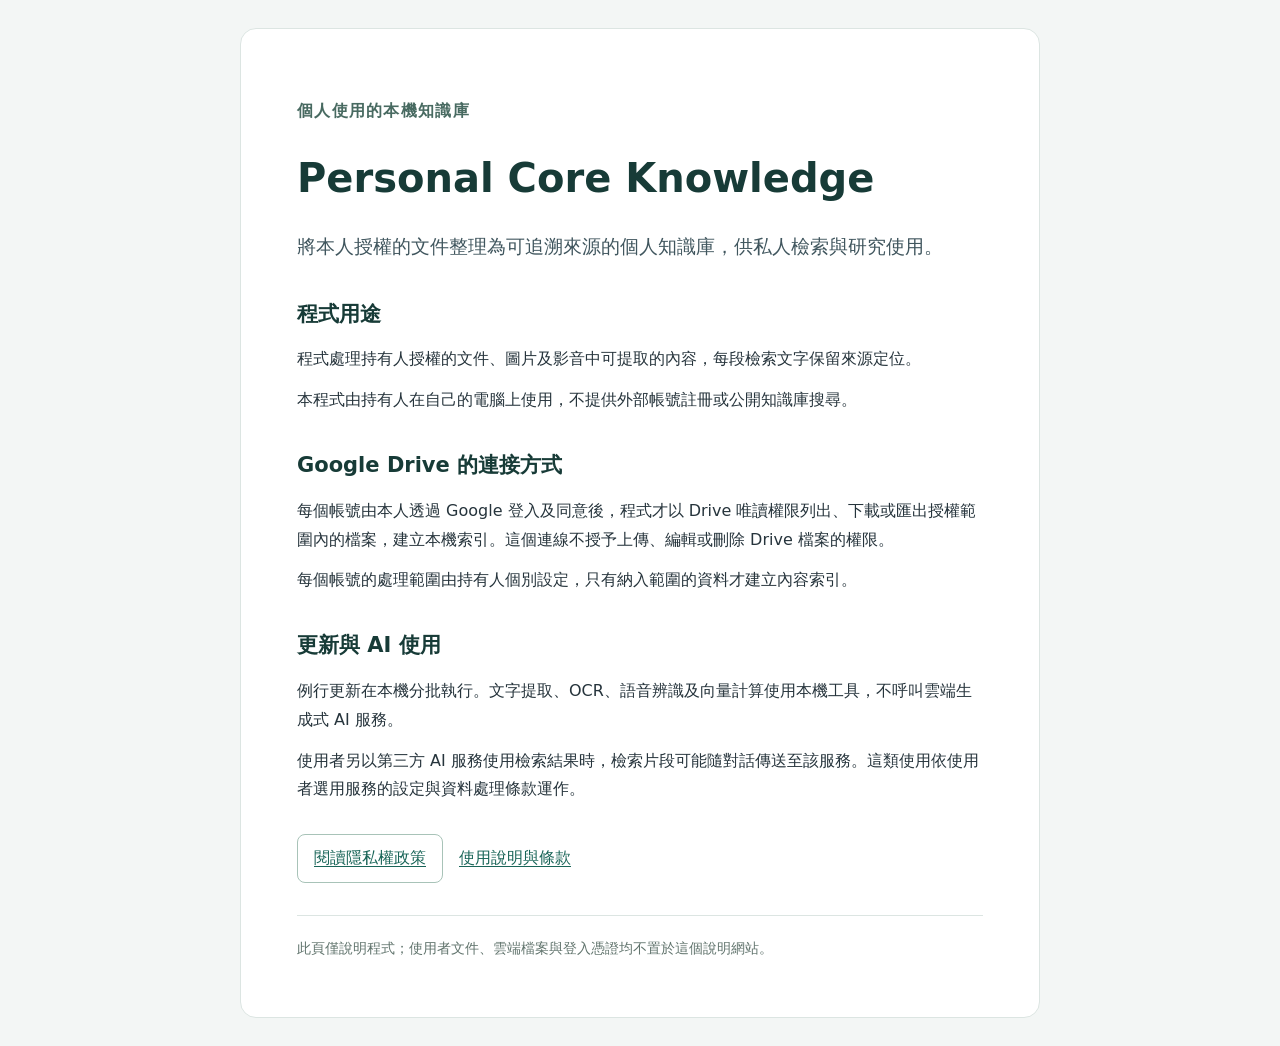
<file: index.html>
<!doctype html>
<html lang="zh-Hant">
<head>
  <meta charset="utf-8">
  <meta name="viewport" content="width=device-width,initial-scale=1">
  <meta name="referrer" content="no-referrer">
  <title>Personal Core Knowledge — 程式說明</title>
  <link rel="stylesheet" href="site.css">
</head>
<body>
  <main>
    <p class="eyebrow">個人使用的本機知識庫</p>
    <h1>Personal Core Knowledge</h1>
    <p class="lead">將本人授權的文件整理為可追溯來源的個人知識庫，供私人檢索與研究使用。</p>
    <section>
      <h2>程式用途</h2>
      <p>程式處理持有人授權的文件、圖片及影音中可提取的內容，每段檢索文字保留來源定位。</p>
      <p>本程式由持有人在自己的電腦上使用，不提供外部帳號註冊或公開知識庫搜尋。</p>
    </section>
    <section>
      <h2>Google Drive 的連接方式</h2>
      <p>每個帳號由本人透過 Google 登入及同意後，程式才以 Drive 唯讀權限列出、下載或匯出授權範圍內的檔案，建立本機索引。這個連線不授予上傳、編輯或刪除 Drive 檔案的權限。</p>
      <p>每個帳號的處理範圍由持有人個別設定，只有納入範圍的資料才建立內容索引。</p>
    </section>
    <section>
      <h2>更新與 AI 使用</h2>
      <p>例行更新在本機分批執行。文字提取、OCR、語音辨識及向量計算使用本機工具，不呼叫雲端生成式 AI 服務。</p>
      <p>使用者另以第三方 AI 服務使用檢索結果時，檢索片段可能隨對話傳送至該服務。這類使用依使用者選用服務的設定與資料處理條款運作。</p>
    </section>
    <p><a class="button" href="privacy.html">閱讀隱私權政策</a>　<a href="terms.html">使用說明與條款</a></p>
    <footer>此頁僅說明程式；使用者文件、雲端檔案與登入憑證均不置於這個說明網站。</footer>
  </main>
</body>
</html>
</file>
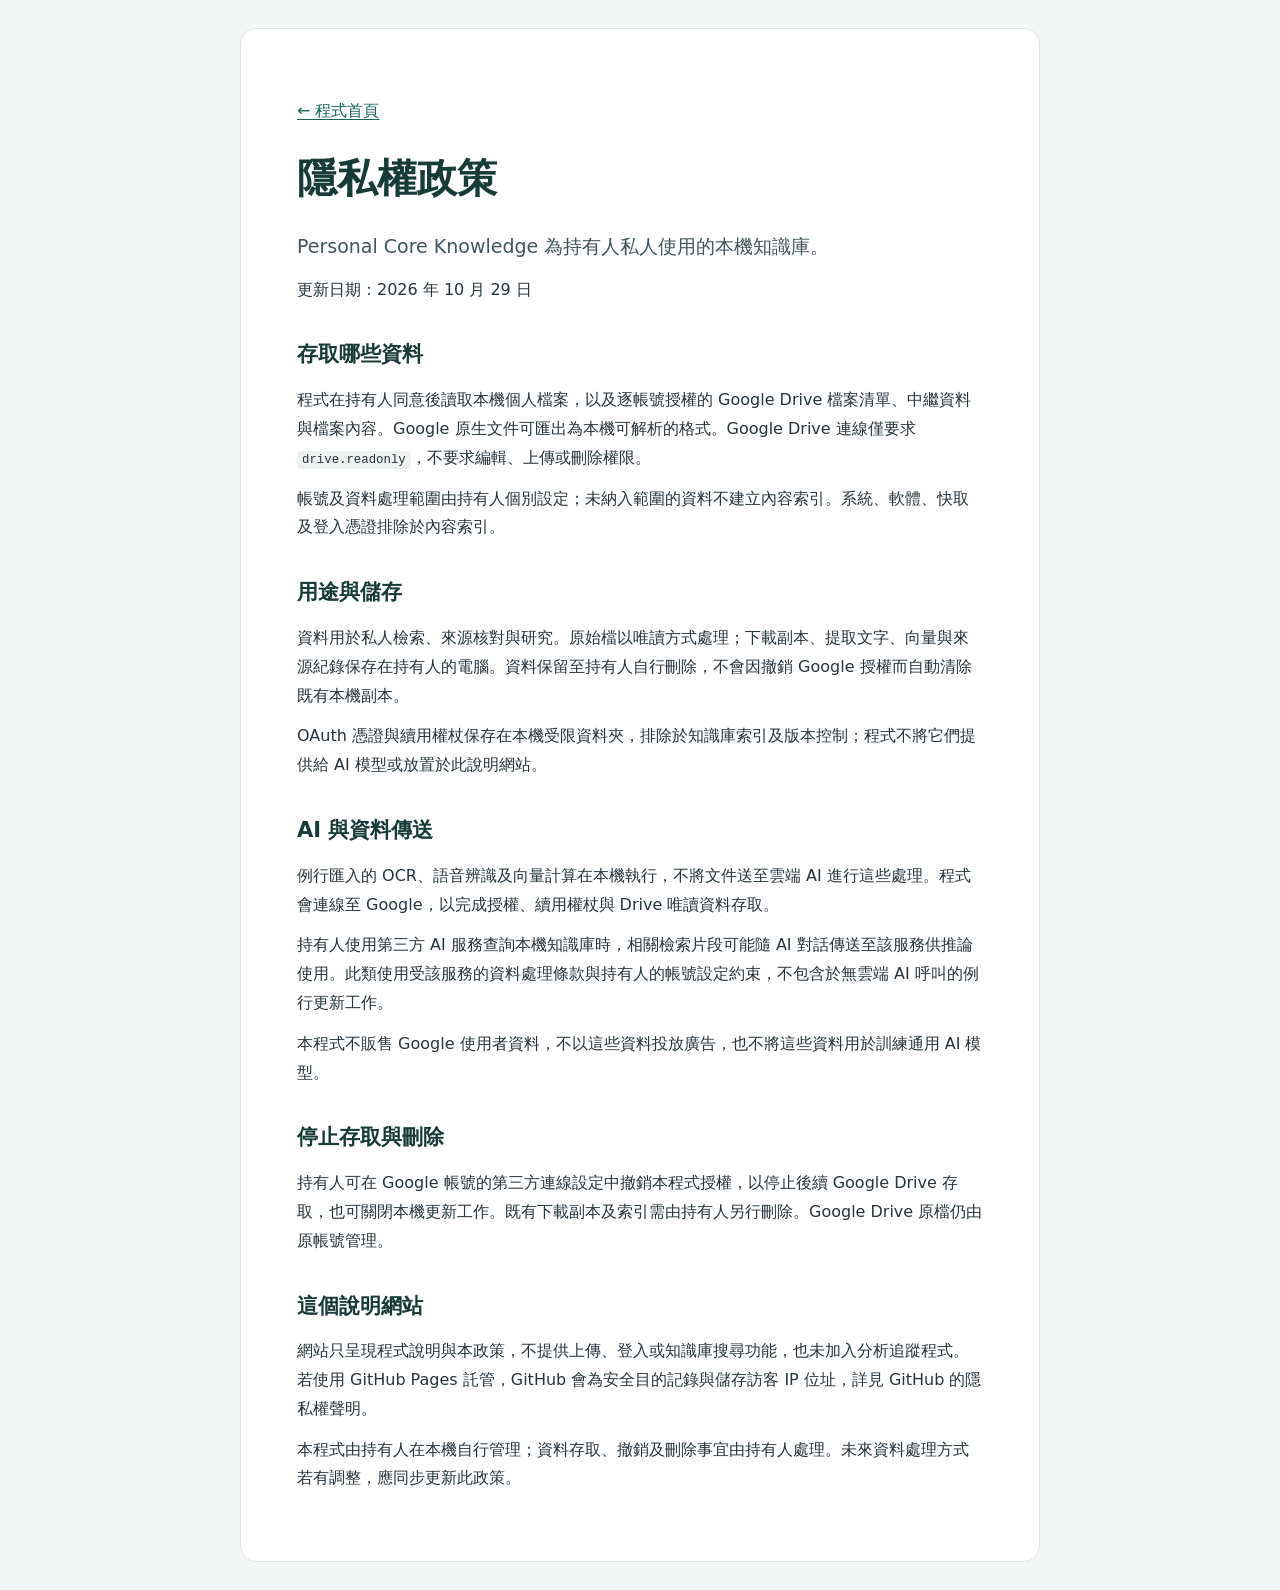
<file: privacy.html>
<!doctype html>
<html lang="zh-Hant">
<head>
  <meta charset="utf-8">
  <meta name="viewport" content="width=device-width,initial-scale=1">
  <meta name="referrer" content="no-referrer">
  <title>Personal Core Knowledge — 隱私權政策</title>
  <link rel="stylesheet" href="site.css">
</head>
<body>
  <main>
    <p><a href="index.html">← 程式首頁</a></p>
    <h1>隱私權政策</h1>
    <p class="lead">Personal Core Knowledge 為持有人私人使用的本機知識庫。</p>
    <p>更新日期：2026 年 10 月 29 日</p>
    <section>
      <h2>存取哪些資料</h2>
      <p>程式在持有人同意後讀取本機個人檔案，以及逐帳號授權的 Google Drive 檔案清單、中繼資料與檔案內容。Google 原生文件可匯出為本機可解析的格式。Google Drive 連線僅要求 <code>drive.readonly</code>，不要求編輯、上傳或刪除權限。</p>
      <p>帳號及資料處理範圍由持有人個別設定；未納入範圍的資料不建立內容索引。系統、軟體、快取及登入憑證排除於內容索引。</p>
    </section>
    <section>
      <h2>用途與儲存</h2>
      <p>資料用於私人檢索、來源核對與研究。原始檔以唯讀方式處理；下載副本、提取文字、向量與來源紀錄保存在持有人的電腦。資料保留至持有人自行刪除，不會因撤銷 Google 授權而自動清除既有本機副本。</p>
      <p>OAuth 憑證與續用權杖保存在本機受限資料夾，排除於知識庫索引及版本控制；程式不將它們提供給 AI 模型或放置於此說明網站。</p>
    </section>
    <section>
      <h2>AI 與資料傳送</h2>
      <p>例行匯入的 OCR、語音辨識及向量計算在本機執行，不將文件送至雲端 AI 進行這些處理。程式會連線至 Google，以完成授權、續用權杖與 Drive 唯讀資料存取。</p>
      <p>持有人使用第三方 AI 服務查詢本機知識庫時，相關檢索片段可能隨 AI 對話傳送至該服務供推論使用。此類使用受該服務的資料處理條款與持有人的帳號設定約束，不包含於無雲端 AI 呼叫的例行更新工作。</p>
      <p>本程式不販售 Google 使用者資料，不以這些資料投放廣告，也不將這些資料用於訓練通用 AI 模型。</p>
    </section>
    <section>
      <h2>停止存取與刪除</h2>
      <p>持有人可在 Google 帳號的第三方連線設定中撤銷本程式授權，以停止後續 Google Drive 存取，也可關閉本機更新工作。既有下載副本及索引需由持有人另行刪除。Google Drive 原檔仍由原帳號管理。</p>
    </section>
    <section>
      <h2>這個說明網站</h2>
      <p>網站只呈現程式說明與本政策，不提供上傳、登入或知識庫搜尋功能，也未加入分析追蹤程式。若使用 GitHub Pages 託管，GitHub 會為安全目的記錄與儲存訪客 IP 位址，詳見 GitHub 的隱私權聲明。</p>
      <p>本程式由持有人在本機自行管理；資料存取、撤銷及刪除事宜由持有人處理。未來資料處理方式若有調整，應同步更新此政策。</p>
    </section>
  </main>
</body>
</html>
</file>
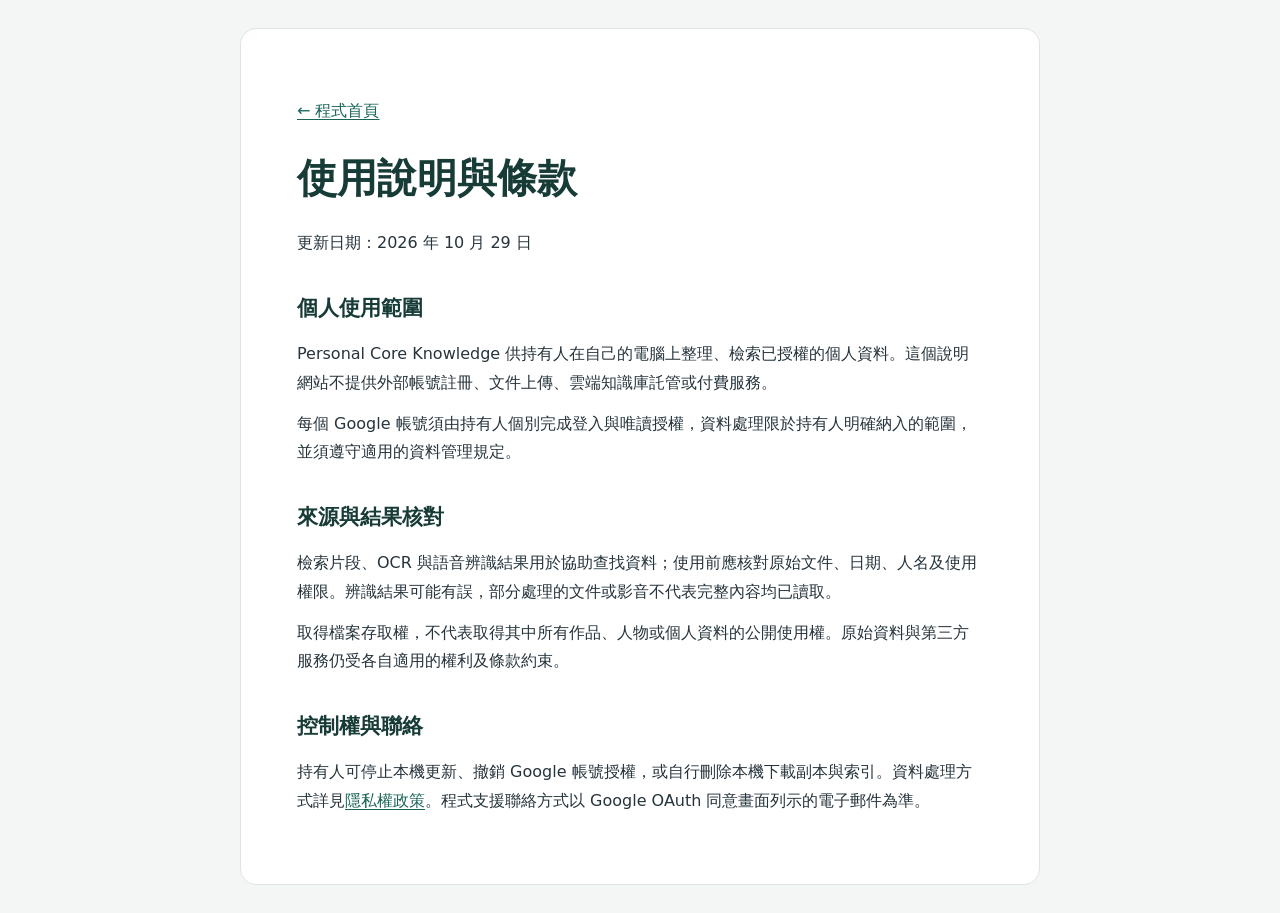
<file: terms.html>
<!doctype html>
<html lang="zh-Hant">
<head>
  <meta charset="utf-8">
  <meta name="viewport" content="width=device-width,initial-scale=1">
  <meta name="referrer" content="no-referrer">
  <title>Personal Core Knowledge — 使用說明與條款</title>
  <link rel="stylesheet" href="site.css">
</head>
<body>
  <main>
    <p><a href="index.html">← 程式首頁</a></p>
    <h1>使用說明與條款</h1>
    <p>更新日期：2026 年 10 月 29 日</p>
    <section>
      <h2>個人使用範圍</h2>
      <p>Personal Core Knowledge 供持有人在自己的電腦上整理、檢索已授權的個人資料。這個說明網站不提供外部帳號註冊、文件上傳、雲端知識庫託管或付費服務。</p>
      <p>每個 Google 帳號須由持有人個別完成登入與唯讀授權，資料處理限於持有人明確納入的範圍，並須遵守適用的資料管理規定。</p>
    </section>
    <section>
      <h2>來源與結果核對</h2>
      <p>檢索片段、OCR 與語音辨識結果用於協助查找資料；使用前應核對原始文件、日期、人名及使用權限。辨識結果可能有誤，部分處理的文件或影音不代表完整內容均已讀取。</p>
      <p>取得檔案存取權，不代表取得其中所有作品、人物或個人資料的公開使用權。原始資料與第三方服務仍受各自適用的權利及條款約束。</p>
    </section>
    <section>
      <h2>控制權與聯絡</h2>
      <p>持有人可停止本機更新、撤銷 Google 帳號授權，或自行刪除本機下載副本與索引。資料處理方式詳見<a href="privacy.html">隱私權政策</a>。程式支援聯絡方式以 Google OAuth 同意畫面列示的電子郵件為準。</p>
    </section>
  </main>
</body>
</html>
</file>
<file: site.css>
:root{color-scheme:light;font-family:system-ui,-apple-system,"Segoe UI","Microsoft JhengHei",sans-serif;color:#26343c;background:#f3f6f5;line-height:1.8}
*{box-sizing:border-box}
body{margin:0;padding:28px 18px}
main{max-width:800px;margin:0 auto;background:#fff;border:1px solid #dce5e2;border-radius:16px;padding:clamp(24px,5vw,56px)}
h1{font-size:clamp(28px,5vw,40px);line-height:1.25;overflow-wrap:anywhere;color:#173b37}
h2{font-size:21px;color:#173b37;margin:0 0 10px}
.eyebrow{color:#486a61;font-weight:650;letter-spacing:.08em}
.lead{font-size:19px;color:#40565e}
section{margin-top:32px}
p{margin:12px 0}
a{color:#196558;text-underline-offset:3px}
.button{display:inline-block;border:1px solid #a8c3b8;border-radius:8px;padding:9px 16px;margin-top:18px}
code{font-size:.95em;background:#eef3f1;padding:2px 5px;border-radius:4px;overflow-wrap:anywhere}
footer{font-size:14px;color:#61746d;border-top:1px solid #dce5e2;margin-top:32px;padding-top:20px}
</file>
